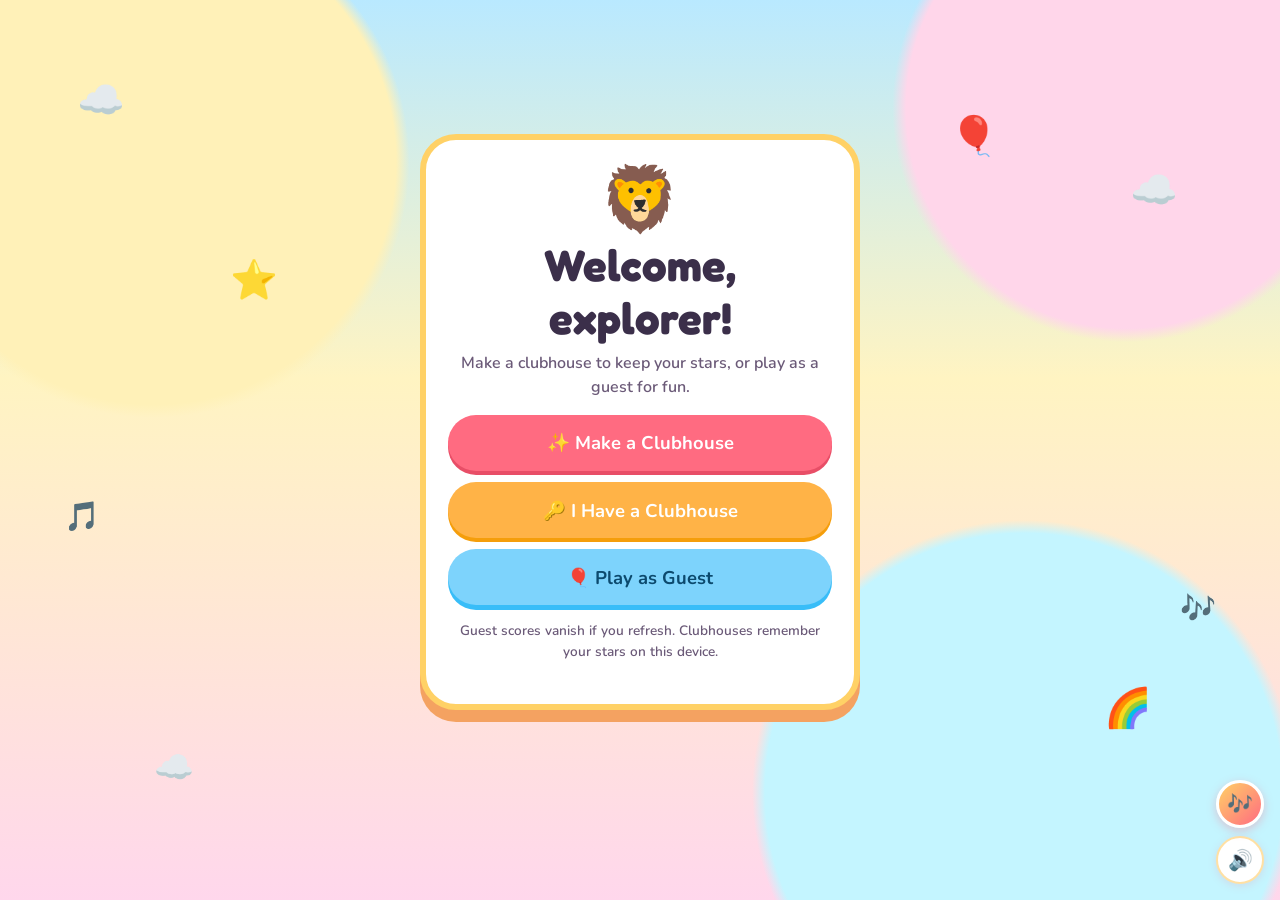
<file: edu-games-site/index.html>
<!doctype html>
<html lang="en">
  <head>
    <meta charset="UTF-8" />
    <meta name="viewport" content="width=device-width, initial-scale=1.0" />
    <title>Fun Learning Games</title>
    <link rel="stylesheet" href="assets/style.css" />
  </head>
  <body class="hub-page">
    <div class="sky-deco" aria-hidden="true">
      <span class="cloud cloud-1">☁️</span>
      <span class="cloud cloud-2">☁️</span>
      <span class="cloud cloud-3">☁️</span>
      <span class="floaty floaty-1">⭐</span>
      <span class="floaty floaty-2">🎈</span>
      <span class="floaty floaty-3">🌈</span>
      <span class="floaty floaty-4">🎵</span>
      <span class="floaty floaty-5">🎶</span>
      <span class="floaty floaty-6">🎵</span>
    </div>

    <section class="auth-gate" id="auth-gate">
      <div class="auth-card">
        <div class="auth-mascot" aria-hidden="true">🦁</div>
        <div class="auth-panel" id="auth-home">
          <h1>Welcome, explorer!</h1>
          <p>Make a clubhouse to keep your stars, or play as a guest for fun.</p>
          <div class="auth-actions">
            <button class="btn btn-primary btn-lg" id="btn-show-register">✨ Make a Clubhouse</button>
            <button class="btn btn-secondary btn-lg" id="btn-show-login">🔑 I Have a Clubhouse</button>
            <button class="btn btn-guest btn-lg" id="btn-guest">🎈 Play as Guest</button>
          </div>
          <p class="auth-hint">Guest scores vanish if you refresh. Clubhouses remember your stars on this device.</p>
        </div>

        <div class="auth-panel hidden" id="auth-login">
          <h2>Welcome back!</h2>
          <p>Type your nickname and secret 4-number code.</p>
          <form id="form-login" class="auth-form">
            <label>
              Nickname
              <input id="login-username" name="username" type="text" maxlength="16" autocomplete="username" required>
            </label>
            <label>
              Secret code
              <input id="login-pin" name="pin" type="password" inputmode="numeric" maxlength="4" pattern="\d{4}" autocomplete="current-password" required>
            </label>
            <p class="auth-error" id="login-error" role="alert"></p>
            <button class="btn btn-primary btn-lg" type="submit">Let’s Play!</button>
            <button class="btn btn-outline" type="button" data-auth-back>Back</button>
          </form>
        </div>

        <div class="auth-panel hidden" id="auth-register">
          <h2>Build your clubhouse</h2>
          <p>Pick a nickname, a buddy, and a 4-number secret code.</p>
          <form id="form-register" class="auth-form">
            <label>
              Nickname
              <input id="register-username" name="username" type="text" maxlength="16" autocomplete="username" required>
            </label>
            <p class="avatar-label">Pick a buddy</p>
            <div class="avatar-picker" id="avatar-picker"></div>
            <label>
              Secret code (4 numbers)
              <input id="register-pin" name="pin" type="password" inputmode="numeric" maxlength="4" pattern="\d{4}" autocomplete="new-password" required>
            </label>
            <label>
              Type it again
              <input id="register-pin-confirm" name="pin-confirm" type="password" inputmode="numeric" maxlength="4" pattern="\d{4}" autocomplete="new-password" required>
            </label>
            <p class="auth-error" id="register-error" role="alert"></p>
            <button class="btn btn-primary btn-lg" type="submit">Save My Clubhouse</button>
            <button class="btn btn-outline" type="button" data-auth-back>Back</button>
          </form>
        </div>
      </div>
    </section>

    <div id="app-shell" class="hidden">
    <header class="site-header">
      <div class="player-bar" data-player-bar>
        <span class="player-avatar" data-player-avatar>⭐</span>
        <div class="player-info">
          <strong data-player-name>Player</strong>
          <small data-player-note></small>
        </div>
        <button class="btn btn-outline btn-sm" data-logout type="button">Switch player</button>
      </div>
      <h1>🎮 Fun Learning Games</h1>
      <p>Pick a colorful game and start learning!</p>
      <p class="guest-banner hidden" data-guest-banner>🎈 Guest mode: your stars and scores will disappear if you refresh the page.</p>
    </header>

    <main class="container">
      <section class="filter-section" aria-label="Filter games">
        <div class="filter-group">
          <label>Subject</label>
          <div class="filter-buttons">
            <button
              class="btn btn-outline btn-sm active"
              data-filter-subject="all"
            >
              All
            </button>
            <button class="btn btn-outline btn-sm" data-filter-subject="math">
              Math
            </button>
            <button
              class="btn btn-outline btn-sm"
              data-filter-subject="reading"
            >
              Reading
            </button>
            <button
              class="btn btn-outline btn-sm"
              data-filter-subject="science"
            >
              Science
            </button>
            <button class="btn btn-outline btn-sm" data-filter-subject="logic">
              Logic
            </button>
          </div>
        </div>
        <div class="filter-group">
          <label>Level</label>
          <div class="filter-buttons">
            <button
              class="btn btn-outline btn-sm active"
              data-filter-level="all"
            >
              All Levels
            </button>
            <button class="btn btn-outline btn-sm" data-filter-level="easy">
              Easy
            </button>
            <button class="btn btn-outline btn-sm" data-filter-level="medium">
              Medium
            </button>
            <button class="btn btn-outline btn-sm" data-filter-level="hard">
              Hard
            </button>
          </div>
        </div>
      </section>

      <div class="games-grid">
        <!-- Word Match -->
        <article class="card" data-subject="reading" data-level="easy">
          <a class="card-link" href="games/word-match/index.html">
            <div class="card-thumb reading">📖</div>
            <div class="card-body" data-game-id="word-match">
              <h3>Sight Word Match</h3>
              <p>Flip cards and find matching sight words.</p>
              <div class="card-meta">
                <div class="card-tags">
                  <span class="tag tag-reading">Reading</span>
                  <span class="tag tag-easy">Easy</span>
                </div>
              <span class="hub-stars"></span>
              <span class="hub-best-score"></span>
            </div>
          </div>
        </a>
      </article>

      <!-- Math Blaster -->
        <article class="card" data-subject="math" data-level="medium">
          <a class="card-link" href="games/math-blaster/index.html">
            <div class="card-thumb math">🚀</div>
            <div class="card-body" data-game-id="math-blaster">
              <h3>Math Blaster</h3>
              <p>Answer addition &amp; subtraction before time runs out!</p>
              <div class="card-meta">
                <div class="card-tags">
                  <span class="tag tag-math">Math</span>
                  <span class="tag tag-medium">Medium</span>
                </div>
                <span class="hub-stars"></span>
                <span class="hub-best-score"></span>
              </div>
            </div>
          </a>
        </article>

        <!-- Science Sort -->
        <article class="card" data-subject="science" data-level="easy">
          <a class="card-link" href="games/science-sort/index.html">
            <div class="card-thumb science">♻️</div>
            <div class="card-body" data-game-id="science-sort">
              <h3>Recycle Sort</h3>
              <p>Drag items into the right recycling bins.</p>
              <div class="card-meta">
                <div class="card-tags">
                  <span class="tag tag-science">Science</span>
                  <span class="tag tag-easy">Easy</span>
                </div>
                <span class="hub-stars"></span>
                <span class="hub-best-score"></span>
              </div>
            </div>
          </a>
        </article>

        <!-- Shape Sort -->
        <article class="card" data-subject="math" data-level="easy">
          <a class="card-link" href="games/shape-sort/index.html">
            <div class="card-thumb math">🔷</div>
            <div class="card-body" data-game-id="shape-sort">
              <h3>Shape Sort</h3>
              <p>Tap shapes and drop them in the matching buckets.</p>
              <div class="card-meta">
                <div class="card-tags">
                  <span class="tag tag-math">Math</span>
                  <span class="tag tag-easy">Easy</span>
                </div>
                <span class="hub-stars"></span>
                <span class="hub-best-score"></span>
              </div>
            </div>
          </a>
        </article>

        <!-- Memory Match -->
        <article class="card" data-subject="logic" data-level="easy">
          <a class="card-link" href="games/memory-match/index.html">
            <div class="card-thumb logic">🧠</div>
            <div class="card-body" data-game-id="memory-match">
              <h3>Emoji Memory</h3>
              <p>Find all the matching emoji pairs.</p>
              <div class="card-meta">
                <div class="card-tags">
                  <span class="tag tag-logic">Logic</span>
                  <span class="tag tag-easy">Easy</span>
                </div>
                <span class="hub-stars"></span>
                <span class="hub-best-score"></span>
              </div>
            </div>
          </a>
        </article>

        <!-- Plant Parts -->
        <article class="card" data-subject="science" data-level="easy">
          <a class="card-link" href="games/plant-parts/index.html">
            <div class="card-thumb science">🌱</div>
            <div class="card-body" data-game-id="plant-parts">
              <h3>Plant Parts</h3>
              <p>Label the parts of a plant by dragging words.</p>
              <div class="card-meta">
                <div class="card-tags">
                  <span class="tag tag-science">Science</span>
                  <span class="tag tag-easy">Easy</span>
                </div>
                <span class="hub-stars"></span>
                <span class="hub-best-score"></span>
              </div>
            </div>
          </a>
        </article>

        <!-- Spelling Scramble -->
        <article class="card" data-subject="reading" data-level="medium">
          <a class="card-link" href="games/spelling-scramble/index.html">
            <div class="card-thumb reading">✏️</div>
            <div class="card-body" data-game-id="spelling-scramble">
              <h3>Spelling Scramble</h3>
              <p>Unscramble the letters to spell the word.</p>
              <div class="card-meta">
                <div class="card-tags">
                  <span class="tag tag-reading">Reading</span>
                  <span class="tag tag-medium">Medium</span>
                </div>
                <span class="hub-stars"></span>
                <span class="hub-best-score"></span>
              </div>
            </div>
          </a>
        </article>

        <!-- Simple Maze -->
        <article class="card" data-subject="logic" data-level="medium">
          <a class="card-link" href="games/simple-maze/index.html">
            <div class="card-thumb logic">🌀</div>
            <div class="card-body" data-game-id="simple-maze">
              <h3>Simple Maze</h3>
              <p>Guide the star to the finish using arrow keys or taps.</p>
              <div class="card-meta">
                <div class="card-tags">
                  <span class="tag tag-logic">Logic</span>
                  <span class="tag tag-medium">Medium</span>
                </div>
                <span class="hub-stars"></span>
                <span class="hub-best-score"></span>
              </div>
            </div>
          </a>
        </article>

        <!-- Animal Quiz -->
        <article class="card" data-subject="science" data-level="easy">
          <a class="card-link" href="games/animal-quiz/index.html">
            <div class="card-thumb science">🦁</div>
            <div class="card-body" data-game-id="animal-quiz">
              <h3>Animal Quiz</h3>
              <p>Tap the right animal from the clue — fast and fun!</p>
              <div class="card-meta">
                <div class="card-tags">
                  <span class="tag tag-science">Science</span>
                  <span class="tag tag-easy">Easy</span>
                </div>
                <span class="hub-stars"></span>
                <span class="hub-best-score"></span>
              </div>
            </div>
          </a>
        </article>

        <!-- Number Bubbles -->
        <article class="card" data-subject="math" data-level="easy">
          <a class="card-link" href="games/number-bubbles/index.html">
            <div class="card-thumb math">🔵</div>
            <div class="card-body" data-game-id="number-bubbles">
              <h3>Number Bubbles</h3>
              <p>Pop the bubbles in order from 1 to 10 before they float away!</p>
              <div class="card-meta">
                <div class="card-tags">
                  <span class="tag tag-math">Math</span>
                  <span class="tag tag-easy">Easy</span>
                </div>
                <span class="hub-stars"></span>
                <span class="hub-best-score"></span>
              </div>
            </div>
          </a>
        </article>

        <p class="no-results" id="no-results">
          No games match your filters. Try "All" for both!
        </p>
      </div>
    </main>

    <footer class="site-footer">
      <p>Made for curious kids · Clubhouse stars stay on this device</p>
    </footer>
    </div>

    <button class="sound-toggle" id="sound-toggle" aria-label="Toggle sound">
      🔊
    </button>
    <button class="music-toggle" id="music-toggle" aria-label="Play music">
      🎵
    </button>
    <script src="assets/common.js"></script>
  </body>
</html>
</file>
<file: edu-games-site/assets/style.css>
/* ============================================
   Educational Games — Shared Theme
   Kid-friendly, high-contrast, touch-ready
   ============================================ */

@import url('https://fonts.googleapis.com/css2?family=Nunito:wght@600;700;800&family=Fredoka:wght@500;600;700&display=swap');

:root {
  --color-bg: #fff7d6;
  --color-bg-alt: #ffe8f3;
  --color-surface: #ffffff;
  --color-primary: #ff6b81;
  --color-primary-dark: #e84e67;
  --color-secondary: #ffb347;
  --color-secondary-dark: #f59e0b;
  --color-accent: #4ade80;
  --color-accent-dark: #22c55e;
  --color-sky: #7dd3fc;
  --color-purple: #c084fc;
  --color-danger: #fb7185;
  --color-text: #3b2f4a;
  --color-text-muted: #6b5a78;
  --color-border: #ffe0a3;
  --color-shadow: rgba(255, 107, 129, 0.18);

  --font-heading: 'Fredoka', cursive;
  --font-body: 'Nunito', sans-serif;

  --radius-sm: 12px;
  --radius-md: 20px;
  --radius-lg: 28px;
  --tap-min: 48px;
  --transition: 0.2s ease;
}

*, *::before, *::after {
  box-sizing: border-box;
  margin: 0;
  padding: 0;
}

html {
  font-size: 16px;
  scroll-behavior: smooth;
}

body {
  font-family: var(--font-body);
  font-weight: 600;
  color: var(--color-text);
  background:
    radial-gradient(circle at 12% 18%, #fff1b8 0 18%, transparent 19%),
    radial-gradient(circle at 88% 12%, #ffd6ea 0 16%, transparent 17%),
    radial-gradient(circle at 80% 88%, #c4f5ff 0 20%, transparent 21%),
    linear-gradient(180deg, #b9e9ff 0%, #fff4c2 42%, #ffd7ec 100%);
  min-height: 100vh;
  line-height: 1.5;
  overflow-x: hidden;
}

.hidden {
  display: none !important;
}

img {
  max-width: 100%;
  display: block;
}

a {
  color: inherit;
  text-decoration: none;
}

/* ---- Typography ---- */

h1, h2, h3 {
  font-family: var(--font-heading);
  font-weight: 700;
  line-height: 1.2;
}

h1 { font-size: clamp(1.75rem, 5vw, 2.75rem); }
h2 { font-size: clamp(1.25rem, 3vw, 1.75rem); }
h3 { font-size: clamp(1.1rem, 2.5vw, 1.35rem); }

/* ---- Layout ---- */

.container {
  width: 100%;
  max-width: 1100px;
  margin: 0 auto;
  padding: 1rem 1.25rem 2.5rem;
}

.site-header {
  text-align: center;
  padding: 1.25rem 1rem 1.5rem;
}

.player-bar {
  display: flex;
  align-items: center;
  gap: 0.75rem;
  max-width: 520px;
  margin: 0 auto 1rem;
  padding: 0.65rem 0.85rem;
  background: #fff;
  border: 4px solid #ffd166;
  border-radius: 999px;
  box-shadow: 0 6px 0 #f4a261;
  text-align: left;
}

.player-avatar {
  width: 48px;
  height: 48px;
  display: grid;
  place-items: center;
  font-size: 1.7rem;
  background: #fff3cd;
  border-radius: 50%;
  flex-shrink: 0;
}

.player-info {
  flex: 1;
  min-width: 0;
}

.player-info strong {
  display: block;
  font-family: var(--font-heading);
  font-size: 1.1rem;
}

.player-info small,
[data-player-note] {
  display: block;
  color: var(--color-text-muted);
  font-size: 0.8rem;
}

.guest-banner {
  margin: 0.75rem auto 0;
  max-width: 36rem;
  padding: 0.6rem 1rem;
  background: #fff;
  border: 3px dashed #fb7185;
  border-radius: var(--radius-md);
  color: #be185d;
  font-weight: 800;
}

.player-chip {
  position: fixed;
  top: 0.75rem;
  right: 0.75rem;
  z-index: 60;
  display: flex;
  align-items: center;
  gap: 0.45rem;
  padding: 0.35rem 0.7rem 0.35rem 0.35rem;
  background: #fff;
  border: 3px solid #ffd166;
  border-radius: 999px;
  box-shadow: 0 4px 0 #f4a261;
  font-size: 0.85rem;
}

.player-chip .player-avatar {
  width: 36px;
  height: 36px;
  font-size: 1.2rem;
}

.site-header p {
  color: var(--color-text-muted);
  font-size: 1.05rem;
  margin-top: 0.5rem;
}

.site-footer {
  text-align: center;
  padding: 1.5rem;
  color: var(--color-text-muted);
  font-size: 0.9rem;
}

/* ---- Buttons ---- */

.btn {
  display: inline-flex;
  align-items: center;
  justify-content: center;
  gap: 0.4rem;
  min-height: var(--tap-min);
  min-width: var(--tap-min);
  padding: 0.65rem 1.4rem;
  font-family: var(--font-body);
  font-size: 1rem;
  font-weight: 700;
  border: none;
  border-radius: var(--radius-md);
  cursor: pointer;
  transition: transform var(--transition), box-shadow var(--transition), background var(--transition);
  user-select: none;
  -webkit-tap-highlight-color: transparent;
}

.btn:active {
  transform: scale(0.97);
}

.btn-primary {
  background: var(--color-primary);
  color: #fff;
  box-shadow: 0 4px 0 var(--color-primary-dark);
}

.btn-primary:hover {
  background: var(--color-primary-dark);
}

.btn-secondary {
  background: var(--color-secondary);
  color: #fff;
  box-shadow: 0 4px 0 var(--color-secondary-dark);
}

.btn-secondary:hover {
  background: var(--color-secondary-dark);
}

.btn-accent {
  background: var(--color-accent);
  color: #fff;
  box-shadow: 0 4px 0 var(--color-accent-dark);
}

.btn-accent:hover {
  background: var(--color-accent-dark);
}

.btn-outline {
  background: var(--color-surface);
  color: var(--color-text);
  border: 2px solid var(--color-border);
  box-shadow: none;
}

.btn-outline:hover,
.btn-outline.active {
  border-color: var(--color-primary);
  color: var(--color-primary);
  background: #ffe4ec;
}

.btn-lg {
  min-height: 56px;
  width: 100%;
  font-size: 1.15rem;
  border-radius: 999px;
}

.btn-guest {
  background: #7dd3fc;
  color: #0c4a6e;
  box-shadow: 0 5px 0 #38bdf8;
}

.btn-guest:hover {
  background: #38bdf8;
}

.btn-back {
  background: var(--color-surface);
  color: var(--color-text);
  border: 2px solid var(--color-border);
  box-shadow: none;
  margin-bottom: 1rem;
}

/* ---- Tags & Badges ---- */

.tag {
  display: inline-block;
  padding: 0.2rem 0.65rem;
  font-size: 0.75rem;
  font-weight: 700;
  text-transform: uppercase;
  letter-spacing: 0.04em;
  border-radius: 999px;
}

.tag-math     { background: #dbeafe; color: #1d4ed8; }
.tag-reading  { background: #fce7f3; color: #be185d; }
.tag-science  { background: #d1fae5; color: #047857; }
.tag-logic    { background: #ede9fe; color: #6d28d9; }

.tag-easy     { background: #dcfce7; color: #15803d; }
.tag-medium   { background: #fef9c3; color: #a16207; }
.tag-hard     { background: #fee2e2; color: #b91c1c; }

.badge {
  display: inline-flex;
  align-items: center;
  gap: 0.25rem;
  font-size: 0.85rem;
  color: var(--color-secondary);
}

.stars {
  display: inline-flex;
  gap: 2px;
  font-size: 1.1rem;
}

.star-filled  { color: #fbbf24; }
.star-empty   { color: #d1d5db; }

/* ---- Filter Bar ---- */

.filter-section {
  margin-bottom: 1.75rem;
}

.filter-group {
  margin-bottom: 0.85rem;
}

.filter-group label {
  display: block;
  font-size: 0.85rem;
  font-weight: 700;
  color: var(--color-text-muted);
  text-transform: uppercase;
  letter-spacing: 0.05em;
  margin-bottom: 0.5rem;
}

.filter-buttons {
  display: flex;
  flex-wrap: wrap;
  gap: 0.5rem;
}

/* ---- Game Cards Grid ---- */

.games-grid {
  display: grid;
  grid-template-columns: repeat(auto-fill, minmax(260px, 1fr));
  gap: 1.25rem;
}

.card {
  background: var(--color-surface);
  border-radius: var(--radius-lg);
  border: 4px solid #ffe08a;
  overflow: hidden;
  transition: transform var(--transition), box-shadow var(--transition), opacity var(--transition);
  box-shadow: 0 8px 0 #f4a261;
}

.card:nth-child(3n) { border-color: #fda4af; box-shadow: 0 8px 0 #fb7185; }
.card:nth-child(3n+2) { border-color: #86efac; box-shadow: 0 8px 0 #4ade80; }

.card:hover {
  transform: translateY(-6px) rotate(-1deg);
}

.card.hidden {
  display: none;
}

.card-link {
  display: block;
  color: inherit;
}

.hub-best-score {
  width: 100%;
  font-size: 0.8rem;
  color: var(--color-text-muted);
  font-weight: 800;
}

.card-thumb {
  height: 140px;
  display: flex;
  align-items: center;
  justify-content: center;
  font-size: 4rem;
  background: var(--color-bg-alt);
}

.card-thumb.math     { background: linear-gradient(135deg, #dbeafe, #bfdbfe); }
.card-thumb.reading  { background: linear-gradient(135deg, #fce7f3, #fbcfe8); }
.card-thumb.science  { background: linear-gradient(135deg, #d1fae5, #a7f3d0); }
.card-thumb.logic    { background: linear-gradient(135deg, #ede9fe, #ddd6fe); }

.card-body {
  padding: 1rem 1.15rem 1.25rem;
}

.card-body h3 {
  margin-bottom: 0.35rem;
}

.card-body p {
  font-size: 0.9rem;
  color: var(--color-text-muted);
  margin-bottom: 0.75rem;
}

.card-meta {
  display: flex;
  flex-wrap: wrap;
  align-items: center;
  gap: 0.4rem;
  justify-content: space-between;
}

.card-tags {
  display: flex;
  flex-wrap: wrap;
  gap: 0.35rem;
}

.no-results {
  grid-column: 1 / -1;
  text-align: center;
  padding: 3rem 1rem;
  color: var(--color-text-muted);
  display: none;
}

.no-results.visible {
  display: block;
}

/* ---- Game Page Shared ---- */

.game-page {
  min-height: 100vh;
  display: flex;
  flex-direction: column;
}

.game-header {
  text-align: center;
  padding: 1.25rem 1rem 0.75rem;
}

.game-header h1 {
  margin-bottom: 0.25rem;
}

.game-header .subtitle {
  color: var(--color-text-muted);
  font-size: 0.95rem;
}

.game-container {
  flex: 1;
  max-width: 700px;
  width: 100%;
  margin: 0 auto;
  padding: 1rem 1.25rem 2rem;
}

.game-panel {
  background: var(--color-surface);
  border-radius: var(--radius-lg);
  border: 2px solid var(--color-border);
  padding: 1.5rem;
  box-shadow: 0 4px 16px var(--color-shadow);
}

.game-stats {
  display: flex;
  flex-wrap: wrap;
  gap: 0.75rem;
  justify-content: center;
  margin-bottom: 1.25rem;
}

.stat-pill {
  background: var(--color-bg-alt);
  padding: 0.4rem 1rem;
  border-radius: 999px;
  font-size: 0.95rem;
  font-weight: 700;
}

.game-actions {
  display: flex;
  flex-wrap: wrap;
  gap: 0.75rem;
  justify-content: center;
  margin-top: 1.25rem;
}

/* ---- Overlays (start / win / lose) ---- */

.overlay {
  position: fixed;
  inset: 0;
  background: rgba(45, 52, 54, 0.55);
  display: flex;
  align-items: center;
  justify-content: center;
  padding: 1rem;
  z-index: 100;
  opacity: 0;
  visibility: hidden;
  transition: opacity var(--transition), visibility var(--transition);
}

.overlay.visible {
  opacity: 1;
  visibility: visible;
}

.overlay-box {
  background: var(--color-surface);
  border-radius: var(--radius-lg);
  padding: 2rem 1.75rem;
  text-align: center;
  max-width: 400px;
  width: 100%;
  box-shadow: 0 12px 40px rgba(0, 0, 0, 0.2);
  animation: popIn 0.3s ease;
}

@keyframes popIn {
  from { transform: scale(0.85); opacity: 0; }
  to   { transform: scale(1); opacity: 1; }
}

@keyframes shake {
  0%, 100% { transform: translateX(0); }
  25% { transform: translateX(-6px); }
  75% { transform: translateX(6px); }
}

.overlay-box h2 {
  margin-bottom: 0.5rem;
}

.overlay-box p {
  color: var(--color-text-muted);
  margin-bottom: 1.25rem;
}

.overlay-emoji {
  font-size: 3rem;
  margin-bottom: 0.75rem;
}

/* ---- Sound Toggle ---- */

.sound-toggle {
  position: fixed;
  bottom: 1rem;
  right: 1rem;
  z-index: 50;
  width: var(--tap-min);
  height: var(--tap-min);
  border-radius: 50%;
  background: var(--color-surface);
  border: 2px solid var(--color-border);
  font-size: 1.25rem;
  cursor: pointer;
  box-shadow: 0 2px 8px var(--color-shadow);
  display: flex;
  align-items: center;
  justify-content: center;
  transition: transform var(--transition);
}

.sound-toggle:active {
  transform: scale(0.92);
}

/* ---- Music Toggle ---- */

.music-toggle {
  position: fixed;
  bottom: 4.5rem;
  right: 1rem;
  z-index: 50;
  width: var(--tap-min);
  height: var(--tap-min);
  border-radius: 50%;
  background: linear-gradient(135deg, #ffd166, #ff6b81);
  border: 3px solid #fff;
  font-size: 1.3rem;
  cursor: pointer;
  box-shadow: 0 3px 10px rgba(255, 107, 129, 0.35);
  display: flex;
  align-items: center;
  justify-content: center;
  transition: transform var(--transition), box-shadow var(--transition);
}

.music-toggle:active {
  transform: scale(0.92);
}

.music-toggle.music-playing {
  animation: musicPulse 1.4s ease-in-out infinite;
  box-shadow: 0 0 0 0 rgba(255, 107, 129, 0.6);
}

@keyframes musicPulse {
  0%   { box-shadow: 0 0 0 0   rgba(255, 107, 129, 0.6); }
  60%  { box-shadow: 0 0 0 10px rgba(255, 107, 129, 0); }
  100% { box-shadow: 0 0 0 0   rgba(255, 107, 129, 0); }
}

/* ---- Decorative sky ---- */

.sky-deco {
  position: fixed;
  inset: 0;
  pointer-events: none;
  z-index: 0;
}

.cloud,
.floaty {
  position: absolute;
  font-size: 2.4rem;
  animation: floaty 7s ease-in-out infinite;
}

.cloud-1 { top: 8%; left: 6%; }
.cloud-2 { top: 18%; right: 8%; animation-delay: 1.2s; }
.cloud-3 { bottom: 12%; left: 12%; animation-delay: 2s; font-size: 2rem; }
.floaty-1 { top: 28%; left: 18%; }
.floaty-2 { top: 12%; right: 22%; animation-delay: 0.8s; }
.floaty-3 { bottom: 18%; right: 10%; animation-delay: 1.6s; }
.floaty-4 { top: 55%; left: 5%;  animation-delay: 0.4s; font-size: 1.8rem; }
.floaty-5 { bottom: 30%; right: 5%; animation-delay: 2.4s; font-size: 1.8rem; }
.floaty-6 { top: 70%; left: 55%; animation-delay: 1.0s; font-size: 1.6rem; }

@keyframes floaty {
  0%, 100% { transform: translateY(0); }
  50% { transform: translateY(-12px); }
}

.hub-page .container,
.hub-page .site-header,
.hub-page .site-footer,
.hub-page .auth-gate {
  position: relative;
  z-index: 1;
}

/* ---- Auth gate ---- */

.auth-gate {
  min-height: 100vh;
  display: flex;
  align-items: center;
  justify-content: center;
  padding: 1.5rem 1rem 5rem;
}

.auth-card {
  width: min(440px, 100%);
  background: #fff;
  border: 6px solid #ffd166;
  border-radius: 36px;
  padding: 1.75rem 1.4rem 1.6rem;
  text-align: center;
  box-shadow: 0 12px 0 #f4a261;
}

.auth-mascot {
  font-size: 4rem;
  line-height: 1;
  margin-bottom: 0.4rem;
  animation: bounceMascot 1.6s ease-in-out infinite;
}

@keyframes bounceMascot {
  0%, 100% { transform: translateY(0) rotate(-4deg); }
  50% { transform: translateY(-8px) rotate(4deg); }
}

.auth-card h1,
.auth-card h2 {
  margin-bottom: 0.4rem;
}

.auth-card p {
  color: var(--color-text-muted);
  margin-bottom: 1rem;
}

.auth-actions {
  display: grid;
  gap: 0.7rem;
}

.auth-hint {
  margin-top: 1rem;
  font-size: 0.85rem;
}

.auth-form {
  display: grid;
  gap: 0.75rem;
  text-align: left;
}

.auth-form label {
  display: grid;
  gap: 0.35rem;
  font-weight: 800;
  font-size: 0.9rem;
}

.auth-form input {
  min-height: var(--tap-min);
  border: 3px solid #ffe08a;
  border-radius: 16px;
  padding: 0.5rem 0.9rem;
  font-family: var(--font-body);
  font-size: 1.05rem;
  font-weight: 700;
}

.auth-form input:focus {
  outline: none;
  border-color: var(--color-primary);
}

.avatar-label {
  margin: 0;
  font-weight: 800;
  text-align: left;
}

.avatar-picker {
  display: flex;
  flex-wrap: wrap;
  gap: 0.4rem;
}

.avatar-choice {
  width: 48px;
  height: 48px;
  border-radius: 16px;
  border: 3px solid #ffe08a;
  background: #fffbeb;
  font-size: 1.4rem;
  cursor: pointer;
}

.avatar-choice.selected {
  border-color: var(--color-primary);
  background: #ffe4ec;
  transform: scale(1.08);
}

.auth-error {
  min-height: 1.2em;
  color: #be185d;
  font-weight: 800;
  text-align: center;
  margin: 0;
}

.auth-form .btn-outline {
  width: 100%;
}

/* ---- Responsive ---- */

@media (max-width: 480px) {
  .games-grid {
    grid-template-columns: 1fr;
  }

  .filter-buttons .btn {
    flex: 1 1 auto;
    min-width: calc(50% - 0.25rem);
  }

  .game-panel {
    padding: 1rem;
  }
}
</file>
<file: edu-games-site/games/animal-quiz/game.css>
/* Animal Quiz — game.css */

.quiz-clue-box {
  background: linear-gradient(135deg, #d1fae5, #a7f3d0);
  border: 4px solid #4ade80;
  border-radius: 24px;
  padding: 1.5rem 1.25rem 1.25rem;
  text-align: center;
  margin-bottom: 1.5rem;
  box-shadow: 0 6px 0 #22c55e;
  transition: transform 0.2s;
}

.quiz-clue-box.pop-in {
  animation: popIn 0.35s cubic-bezier(0.34, 1.56, 0.64, 1);
}

.clue-icon {
  font-size: 3rem;
  margin-bottom: 0.5rem;
  animation: floaty 3s ease-in-out infinite;
}

.clue-text {
  font-family: var(--font-heading);
  font-size: clamp(1rem, 3vw, 1.3rem);
  color: #065f46;
  font-weight: 700;
  line-height: 1.4;
}

/* 2×2 grid of big choices */
.quiz-choices {
  display: grid;
  grid-template-columns: 1fr 1fr;
  gap: 0.85rem;
  margin-bottom: 1rem;
}

.choice-btn {
  display: flex;
  flex-direction: column;
  align-items: center;
  justify-content: center;
  gap: 0.35rem;
  padding: 1rem 0.5rem;
  background: #fff;
  border: 4px solid #ffe08a;
  border-radius: 20px;
  cursor: pointer;
  font-family: var(--font-body);
  font-weight: 700;
  transition: transform 0.15s, border-color 0.15s, background 0.15s;
  box-shadow: 0 5px 0 #f4a261;
  min-height: 100px;
}

.choice-btn:hover:not(:disabled) {
  transform: translateY(-4px) scale(1.03);
  border-color: var(--color-primary);
  background: #fff9f0;
}

.choice-btn:active:not(:disabled) {
  transform: scale(0.96);
}

.choice-emoji {
  font-size: 2.5rem;
  line-height: 1;
}

.choice-name {
  font-size: 0.95rem;
  color: var(--color-text);
}

.choice-btn.correct {
  border-color: #22c55e;
  background: #dcfce7;
  box-shadow: 0 5px 0 #16a34a;
  animation: correctBounce 0.4s ease;
}

.choice-btn.wrong {
  border-color: #fb7185;
  background: #fee2e2;
  box-shadow: 0 5px 0 #b91c1c;
  animation: shake 0.3s ease;
}

.choice-btn:disabled {
  cursor: default;
}

@keyframes correctBounce {
  0%   { transform: scale(1); }
  40%  { transform: scale(1.12); }
  70%  { transform: scale(0.96); }
  100% { transform: scale(1); }
}

/* Feedback message */
.feedback-msg {
  text-align: center;
  font-family: var(--font-heading);
  font-size: 1.1rem;
  font-weight: 700;
  min-height: 1.8em;
  transition: opacity 0.2s;
}

.feedback-msg.correct { color: #15803d; }
.feedback-msg.wrong   { color: #be185d; }

/* Streak pill color */
#streak-pill { background: #fff3cd; color: #a16207; }
</file>
<file: edu-games-site/games/math-blaster/game.css>
.question-area {
  text-align: center;
  padding: 1.5rem 0;
}

.question-label {
  color: var(--color-text-muted);
  font-size: 0.95rem;
  margin-bottom: 0.5rem;
}

.question {
  font-family: var(--font-heading);
  font-size: clamp(2rem, 8vw, 3rem);
  font-weight: 700;
  color: var(--color-primary);
}

.answers {
  display: grid;
  grid-template-columns: repeat(2, 1fr);
  gap: 0.75rem;
  max-width: 360px;
  margin: 0 auto;
}

.answer-btn {
  min-height: 56px;
  font-family: var(--font-heading);
  font-size: 1.5rem;
  font-weight: 700;
  background: var(--color-bg-alt);
  border: 3px solid var(--color-border);
  border-radius: var(--radius-md);
  cursor: pointer;
  transition: transform var(--transition), background var(--transition), border-color var(--transition);
}

.answer-btn:hover {
  border-color: var(--color-primary);
  background: rgba(79, 140, 255, 0.1);
}

.answer-btn:active {
  transform: scale(0.96);
}

.answer-btn.correct {
  background: #dcfce7;
  border-color: var(--color-accent);
}

.answer-btn.wrong {
  background: #fee2e2;
  border-color: var(--color-danger);
  animation: shake 0.4s ease;
}

@keyframes shake {
  0%, 100% { transform: translateX(0); }
  25% { transform: translateX(-6px); }
  75% { transform: translateX(6px); }
}

.question-area.flash-correct {
  animation: flashGreen 0.3s ease;
}

@keyframes flashGreen {
  50% { background: rgba(107, 203, 119, 0.2); border-radius: var(--radius-md); }
}
</file>
<file: edu-games-site/games/memory-match/game.css>
.memory-grid {
  display: grid;
  grid-template-columns: repeat(4, 1fr);
  gap: 0.65rem;
  max-width: 400px;
  margin: 0 auto;
}

.memory-card {
  aspect-ratio: 1;
  perspective: 600px;
  cursor: pointer;
  min-height: var(--tap-min);
  background: none;
  border: none;
  padding: 0;
}

.memory-card-inner {
  position: relative;
  width: 100%;
  height: 100%;
  transition: transform 0.4s ease;
  transform-style: preserve-3d;
}

.memory-card.flipped .memory-card-inner,
.memory-card.matched .memory-card-inner {
  transform: rotateY(180deg);
}

.memory-card-face {
  position: absolute;
  inset: 0;
  backface-visibility: hidden;
  border-radius: var(--radius-md);
  display: flex;
  align-items: center;
  justify-content: center;
  border: 3px solid var(--color-border);
}

.memory-card-front {
  background: linear-gradient(135deg, #a78bfa, #7c3aed);
  color: #fff;
  font-size: 1.5rem;
  font-weight: 700;
}

.memory-card-back {
  background: #fff;
  font-size: 2rem;
  transform: rotateY(180deg);
}

.memory-card.matched .memory-card-back {
  background: #ede9fe;
  border-color: #7c3aed;
}

@media (max-width: 360px) {
  .memory-grid {
    grid-template-columns: repeat(4, 1fr);
    gap: 0.4rem;
  }
  .memory-card-back { font-size: 1.5rem; }
}
</file>
<file: edu-games-site/games/number-bubbles/game.css>
/* Number Bubbles — game.css */

/* Game panel needs to be taller to be the bubble arena */
.game-page .game-panel {
  padding: 1rem;
}

/* Bubble arena — where bubbles float */
.bubble-arena {
  position: relative;
  width: 100%;
  height: 420px;
  overflow: hidden;
  border-radius: 20px;
  background:
    radial-gradient(circle at 20% 80%, rgba(255, 200, 100, 0.15) 0%, transparent 50%),
    radial-gradient(circle at 80% 20%, rgba(100, 200, 255, 0.15) 0%, transparent 50%),
    linear-gradient(180deg, #e0f7ff 0%, #fff9f0 100%);
  border: 3px dashed #c7e7ff;
}

/* Individual bubble */
.bubble {
  position: absolute;
  bottom: -100px;
  border-radius: 50%;
  border: 4px solid transparent;
  cursor: pointer;
  display: flex;
  align-items: center;
  justify-content: center;
  font-family: var(--font-heading);
  font-weight: 700;
  user-select: none;
  -webkit-tap-highlight-color: transparent;
  transition: transform 0.1s;
  will-change: transform, bottom;
}

.bubble:hover {
  transform: scale(1.08);
  filter: brightness(1.08);
}

.bubble:active {
  transform: scale(0.92);
}

/* Bubble rise animation */
@keyframes riseBubble {
  0%   { bottom: -100px; opacity: 0; }
  8%   { opacity: 1; }
  100% { bottom: 110%; opacity: 0.6; }
}

/* Pop burst animation */
.bubble.popped {
  animation: burstPop 0.3s ease forwards !important;
}

@keyframes burstPop {
  0%   { transform: scale(1);   opacity: 1; }
  50%  { transform: scale(1.4); opacity: 0.7; }
  100% { transform: scale(0);   opacity: 0; }
}

/* Wrong order shake */
.bubble.wrong-shake {
  animation: wrongShake 0.35s ease !important;
  filter: brightness(0.85);
}

@keyframes wrongShake {
  0%   { transform: rotate(0deg); }
  25%  { transform: rotate(-12deg); }
  50%  { transform: rotate(12deg); }
  75%  { transform: rotate(-6deg); }
  100% { transform: rotate(0deg); }
}

/* Floating +10 indicator */
.points-indicator {
  position: absolute;
  font-family: var(--font-heading);
  font-size: 1.4rem;
  font-weight: 800;
  color: #15803d;
  pointer-events: none;
  transform: translateX(-50%);
  animation: floatUp 0.7s ease-out forwards;
  z-index: 10;
}

@keyframes floatUp {
  0%   { opacity: 1;   transform: translateX(-50%) translateY(0); }
  100% { opacity: 0;   transform: translateX(-50%) translateY(-50px); }
}

/* Timer urgency */
#timer {
  transition: color 0.3s;
}

/* Next number highlight */
#next-num {
  font-family: var(--font-heading);
  font-size: 1.2rem;
  font-weight: 800;
  color: var(--color-primary);
}

/* Responsive arena */
@media (max-width: 480px) {
  .bubble-arena {
    height: 340px;
  }
}
</file>
<file: edu-games-site/games/plant-parts/game.css>
.plant-scene {
  position: relative;
  max-width: 320px;
  height: 340px;
  margin: 0 auto 1.25rem;
  background: linear-gradient(to bottom, #e0f2fe 60%, #86efac 60%);
  border-radius: var(--radius-lg);
  border: 2px solid var(--color-border);
  overflow: hidden;
}

.plant-drawing {
  position: absolute;
  inset: 0;
  display: flex;
  flex-direction: column;
  align-items: center;
  justify-content: flex-end;
  padding-bottom: 2rem;
  pointer-events: none;
}

.plant-flower { font-size: 2.5rem; margin-bottom: -0.5rem; z-index: 2; }
.plant-leaf { font-size: 1.5rem; position: absolute; }
.plant-leaf.left { top: 38%; left: 22%; transform: rotate(-30deg); }
.plant-leaf.right { top: 42%; right: 22%; transform: rotate(30deg) scaleX(-1); }

.plant-stem {
  width: 12px;
  height: 120px;
  background: #22c55e;
  border-radius: 6px;
  margin-bottom: -1rem;
}

.plant-roots { font-size: 2rem; opacity: 0.8; }

.drop-zones {
  position: absolute;
  inset: 0;
}

.drop-zone {
  position: absolute;
  transform: translate(-50%, -50%);
  min-width: 80px;
  min-height: var(--tap-min);
  border: 3px dashed var(--color-primary);
  border-radius: var(--radius-sm);
  background: rgba(255, 255, 255, 0.85);
  display: flex;
  align-items: center;
  justify-content: center;
  font-family: var(--font-heading);
  font-size: 0.85rem;
  font-weight: 700;
  color: var(--color-text-muted);
  transition: background var(--transition), border-color var(--transition);
}

.drop-zone.drag-over {
  background: rgba(79, 140, 255, 0.2);
  border-style: solid;
}

.drop-zone.filled {
  border-style: solid;
  border-color: var(--color-accent);
  background: #dcfce7;
  color: var(--color-text);
}

.labels-tray {
  display: flex;
  flex-wrap: wrap;
  gap: 0.5rem;
  justify-content: center;
}

.label-chip {
  padding: 0.5rem 1rem;
  background: #fff;
  border: 3px solid var(--color-border);
  border-radius: var(--radius-md);
  font-family: var(--font-heading);
  font-weight: 700;
  font-size: 0.95rem;
  cursor: grab;
  min-height: var(--tap-min);
  touch-action: none;
  user-select: none;
}

.label-chip:active { cursor: grabbing; }
.label-chip.placed { display: none; }
</file>
<file: edu-games-site/games/science-sort/game.css>
.items-tray {
  display: flex;
  flex-wrap: wrap;
  gap: 0.65rem;
  justify-content: center;
  min-height: 80px;
  padding: 1rem;
  background: var(--color-bg-alt);
  border-radius: var(--radius-md);
  margin-bottom: 1.25rem;
}

.sort-item {
  display: flex;
  flex-direction: column;
  align-items: center;
  gap: 0.25rem;
  padding: 0.65rem 0.85rem;
  background: #fff;
  border: 3px solid var(--color-border);
  border-radius: var(--radius-md);
  cursor: grab;
  font-size: 0.85rem;
  font-weight: 700;
  min-width: 72px;
  min-height: var(--tap-min);
  touch-action: none;
  user-select: none;
  transition: transform var(--transition), opacity var(--transition);
}

.sort-item:active {
  cursor: grabbing;
  transform: scale(1.05);
}

.sort-item.dragging {
  opacity: 0.5;
}

.sort-item .emoji {
  font-size: 1.75rem;
}

.bins-row {
  display: grid;
  grid-template-columns: repeat(3, 1fr);
  gap: 0.75rem;
}

.bin {
  border: 3px dashed var(--color-border);
  border-radius: var(--radius-md);
  padding: 0.75rem 0.5rem;
  text-align: center;
  min-height: 120px;
  transition: background var(--transition), border-color var(--transition);
}

.bin.drag-over {
  background: rgba(79, 140, 255, 0.1);
  border-color: var(--color-primary);
}

.bin-label {
  font-family: var(--font-heading);
  font-size: 0.95rem;
  margin-bottom: 0.5rem;
}

.bin-icon {
  font-size: 2rem;
  margin-bottom: 0.35rem;
}

.bin-plastic { border-color: #60a5fa; }
.bin-paper   { border-color: #fbbf24; }
.bin-glass   { border-color: #34d399; }

.bin-items {
  display: flex;
  flex-wrap: wrap;
  gap: 0.35rem;
  justify-content: center;
  margin-top: 0.5rem;
}

.bin-items .sort-item {
  cursor: default;
  min-width: 56px;
  min-height: 56px;
  padding: 0.35rem;
  font-size: 0.7rem;
}

.bin-items .sort-item .emoji {
  font-size: 1.25rem;
}

@media (max-width: 480px) {
  .bins-row {
    grid-template-columns: 1fr;
  }
}
</file>
<file: edu-games-site/games/shape-sort/game.css>
.hint {
  text-align: center;
  color: var(--color-text-muted);
  margin-bottom: 1rem;
  font-size: 0.95rem;
}

.shapes-tray {
  display: flex;
  flex-wrap: wrap;
  gap: 0.75rem;
  justify-content: center;
  min-height: 90px;
  padding: 1rem;
  background: var(--color-bg-alt);
  border-radius: var(--radius-md);
  margin-bottom: 1.25rem;
}

.shape-item {
  width: 64px;
  height: 64px;
  display: flex;
  align-items: center;
  justify-content: center;
  cursor: pointer;
  border: 3px solid transparent;
  border-radius: var(--radius-sm);
  transition: transform var(--transition), border-color var(--transition), background var(--transition);
}

.shape-item.selected {
  border-color: var(--color-primary);
  background: rgba(79, 140, 255, 0.15);
  transform: scale(1.1);
}

.shape-item.wrong {
  animation: shake 0.4s ease;
}

.shape-circle {
  width: 48px;
  height: 48px;
  border-radius: 50%;
  background: #ff6b6b;
}

.shape-square {
  width: 44px;
  height: 44px;
  background: #4f8cff;
  border-radius: 4px;
}

.shape-triangle {
  width: 0;
  height: 0;
  border-left: 26px solid transparent;
  border-right: 26px solid transparent;
  border-bottom: 48px solid #6bcb77;
}

.buckets-row {
  display: grid;
  grid-template-columns: repeat(3, 1fr);
  gap: 0.75rem;
}

.bucket {
  border: 3px dashed var(--color-border);
  border-radius: var(--radius-md);
  padding: 1rem 0.5rem;
  text-align: center;
  cursor: pointer;
  min-height: 110px;
  transition: background var(--transition), border-color var(--transition);
}

.bucket:hover,
.bucket.highlight {
  background: rgba(79, 140, 255, 0.08);
  border-color: var(--color-primary);
}

.bucket-label {
  font-family: var(--font-heading);
  font-size: 1rem;
  margin-bottom: 0.5rem;
}

.bucket-shapes {
  display: flex;
  flex-wrap: wrap;
  gap: 0.35rem;
  justify-content: center;
  min-height: 40px;
}

.bucket-shapes .shape-item {
  width: 36px;
  height: 36px;
  cursor: default;
  pointer-events: none;
}

.bucket-shapes .shape-circle { width: 28px; height: 28px; }
.bucket-shapes .shape-square { width: 26px; height: 26px; }
.bucket-shapes .shape-triangle {
  border-left-width: 15px;
  border-right-width: 15px;
  border-bottom-width: 28px;
}

@media (max-width: 480px) {
  .buckets-row { grid-template-columns: 1fr; }
}
</file>
<file: edu-games-site/games/simple-maze/game.css>
#maze {
  display: block;
  max-width: 100%;
  height: auto;
  margin: 0 auto 1rem;
  border-radius: var(--radius-md);
  border: 3px solid var(--color-border);
  touch-action: none;
}

.dpad {
  display: flex;
  flex-direction: column;
  align-items: center;
  gap: 0.25rem;
}

.dpad-middle {
  display: flex;
  gap: 0.25rem;
}

.dpad-btn {
  width: var(--tap-min);
  height: var(--tap-min);
  font-size: 1.25rem;
  background: var(--color-bg-alt);
  border: 3px solid var(--color-border);
  border-radius: var(--radius-md);
  cursor: pointer;
  transition: background var(--transition), transform var(--transition);
}

.dpad-btn:active {
  background: rgba(79, 140, 255, 0.2);
  transform: scale(0.95);
}

.dpad-btn:hover {
  border-color: var(--color-primary);
}
</file>
<file: edu-games-site/games/spelling-scramble/game.css>
.word-hint {
  text-align: center;
  color: var(--color-text-muted);
  font-size: 0.95rem;
  margin-bottom: 1rem;
}

.scramble-display {
  text-align: center;
  font-family: var(--font-heading);
  font-size: clamp(1.75rem, 6vw, 2.5rem);
  font-weight: 700;
  letter-spacing: 0.15em;
  color: var(--color-primary);
  padding: 1rem;
  background: var(--color-bg-alt);
  border-radius: var(--radius-md);
  margin-bottom: 1.25rem;
}

.answer-area {
  display: flex;
  flex-wrap: wrap;
  gap: 0.65rem;
  justify-content: center;
  margin-bottom: 1rem;
}

.answer-input {
  flex: 1;
  min-width: 180px;
  min-height: var(--tap-min);
  padding: 0.65rem 1rem;
  font-family: var(--font-body);
  font-size: 1.1rem;
  font-weight: 700;
  border: 3px solid var(--color-border);
  border-radius: var(--radius-md);
  outline: none;
  transition: border-color var(--transition);
}

.answer-input:focus {
  border-color: var(--color-primary);
}

.answer-input.correct {
  border-color: var(--color-accent);
  background: #dcfce7;
}

.answer-input.wrong {
  border-color: var(--color-danger);
  animation: shake 0.4s ease;
}

.letter-hints {
  display: flex;
  flex-wrap: wrap;
  gap: 0.4rem;
  justify-content: center;
}

.letter-chip {
  width: 40px;
  height: 40px;
  display: flex;
  align-items: center;
  justify-content: center;
  background: #fff;
  border: 2px solid var(--color-border);
  border-radius: var(--radius-sm);
  font-family: var(--font-heading);
  font-weight: 700;
  font-size: 1.1rem;
  cursor: pointer;
  transition: background var(--transition);
}

.letter-chip:hover {
  background: var(--color-bg-alt);
}

.feedback {
  text-align: center;
  font-weight: 700;
  margin-top: 0.75rem;
  min-height: 1.5rem;
}

.feedback.correct { color: var(--color-accent-dark); }
.feedback.wrong   { color: var(--color-danger); }
</file>
<file: edu-games-site/games/word-match/game.css>
.memory-grid {
  display: grid;
  grid-template-columns: repeat(3, 1fr);
  gap: 0.75rem;
  max-width: 420px;
  margin: 0 auto;
}

@media (min-width: 480px) {
  .memory-grid {
    grid-template-columns: repeat(4, 1fr);
    max-width: 480px;
  }
}

.memory-card {
  aspect-ratio: 1;
  perspective: 600px;
  cursor: pointer;
  min-height: var(--tap-min);
}

.memory-card-inner {
  position: relative;
  width: 100%;
  height: 100%;
  transition: transform 0.4s ease;
  transform-style: preserve-3d;
}

.memory-card.flipped .memory-card-inner,
.memory-card.matched .memory-card-inner {
  transform: rotateY(180deg);
}

.memory-card-face {
  position: absolute;
  inset: 0;
  backface-visibility: hidden;
  border-radius: var(--radius-md);
  display: flex;
  align-items: center;
  justify-content: center;
  font-family: var(--font-heading);
  font-size: clamp(0.85rem, 3vw, 1.1rem);
  font-weight: 700;
  border: 3px solid var(--color-border);
  user-select: none;
}

.memory-card-front {
  background: linear-gradient(135deg, var(--color-primary), var(--color-primary-dark));
  color: #fff;
  font-size: 1.75rem;
}

.memory-card-back {
  background: #fff;
  color: var(--color-text);
  transform: rotateY(180deg);
  padding: 0.25rem;
  text-align: center;
}

.memory-card.matched .memory-card-back {
  background: #dcfce7;
  border-color: var(--color-accent);
}

.memory-card.disabled {
  pointer-events: none;
}
</file>
